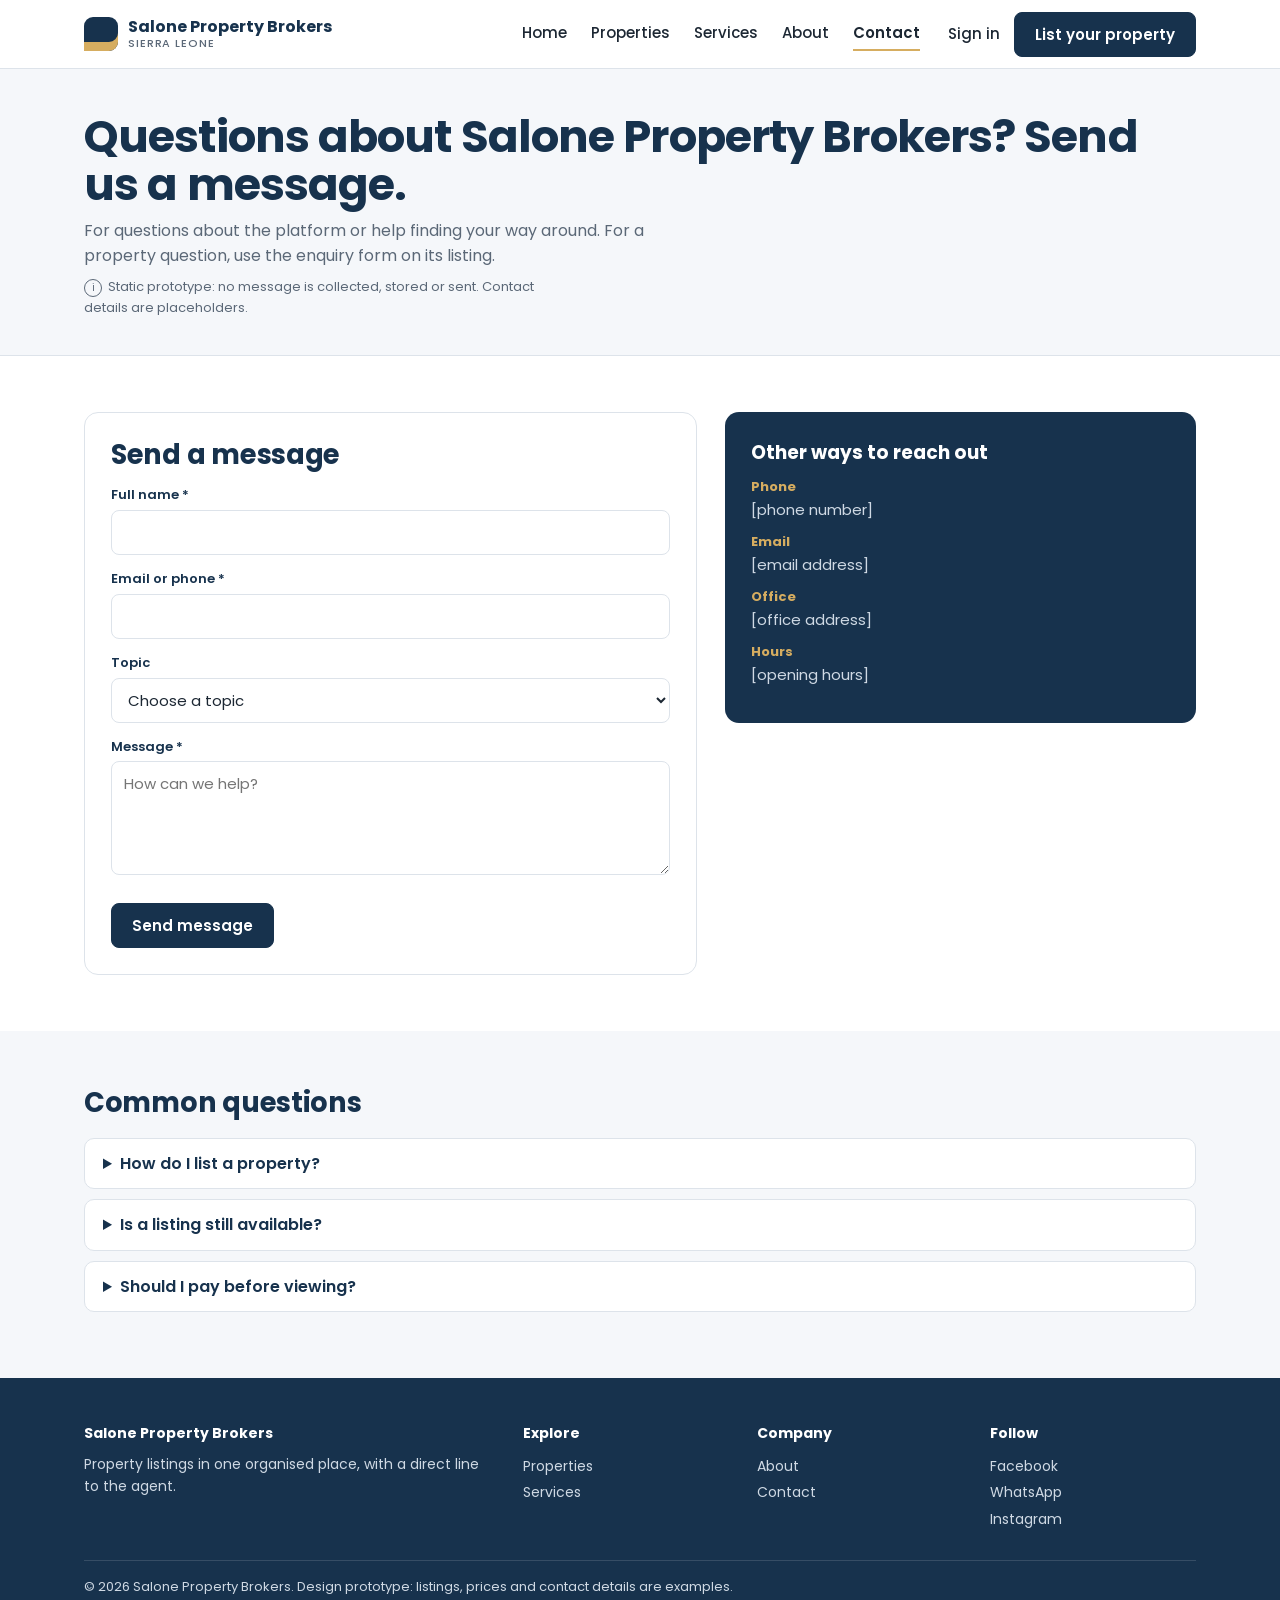
<file: contact.html>
<!doctype html><html lang="en"><head><meta charset="utf-8"><meta name="viewport" content="width=device-width,initial-scale=1"><title>Contact | Salone Property Brokers</title><link rel="preconnect" href="https://fonts.googleapis.com"><link href="https://fonts.googleapis.com/css2?family=Poppins:wght@400;500;600;700&display=swap" rel="stylesheet"><link rel="stylesheet" href="styles.css"></head><body data-page="contact"><main>
<div class="pg"><div class="w"><h1>Questions about Salone Property Brokers? Send us a message.</h1><p>For questions about the platform or help finding your way around. For a property question, use the enquiry form on its listing.</p><p class="note">Static prototype: no message is collected, stored or sent. Contact details are placeholders.</p></div></div>
<section><div class="w"><div class="two"><form class="form" data-ok="Thank you. In a live site, the team would reply by email or phone."><h2>Send a message</h2><div class="fld"><label for="n">Full name *</label><input id="n" required></div><div class="fld"><label for="c">Email or phone *</label><input id="c" required></div><div class="fld"><label for="tp">Topic</label><select id="tp"><option>Choose a topic</option><option>Using the website</option><option>Listing a property</option><option>Report a listing</option></select></div><div class="fld"><label for="m">Message *</label><textarea id="m" rows="4" required placeholder="How can we help?"></textarea></div><div class="row"><button class="btn">Send message</button></div></form><div><div class="dark"><h3>Other ways to reach out</h3><p><b>Phone</b>[phone number]</p><p><b>Email</b>[email address]</p><p><b>Office</b>[office address]</p><p><b>Hours</b>[opening hours]</p></div></div></div></div></section>
<section class="alt"><div class="w"><h2 style="margin-bottom:18px">Common questions</h2><details><summary>How do I list a property?</summary><p>Send us a message with the topic "Listing a property" and we will explain what details we need.</p></details><details><summary>Is a listing still available?</summary><p>Each listing shows its status and the date it was last confirmed. Contact the agent to check.</p></details><details><summary>Should I pay before viewing?</summary><p>No. Verify documents and meet the agent before any payment.</p></details></div></section>
</main><script src="app.js"></script></body></html>
</file>
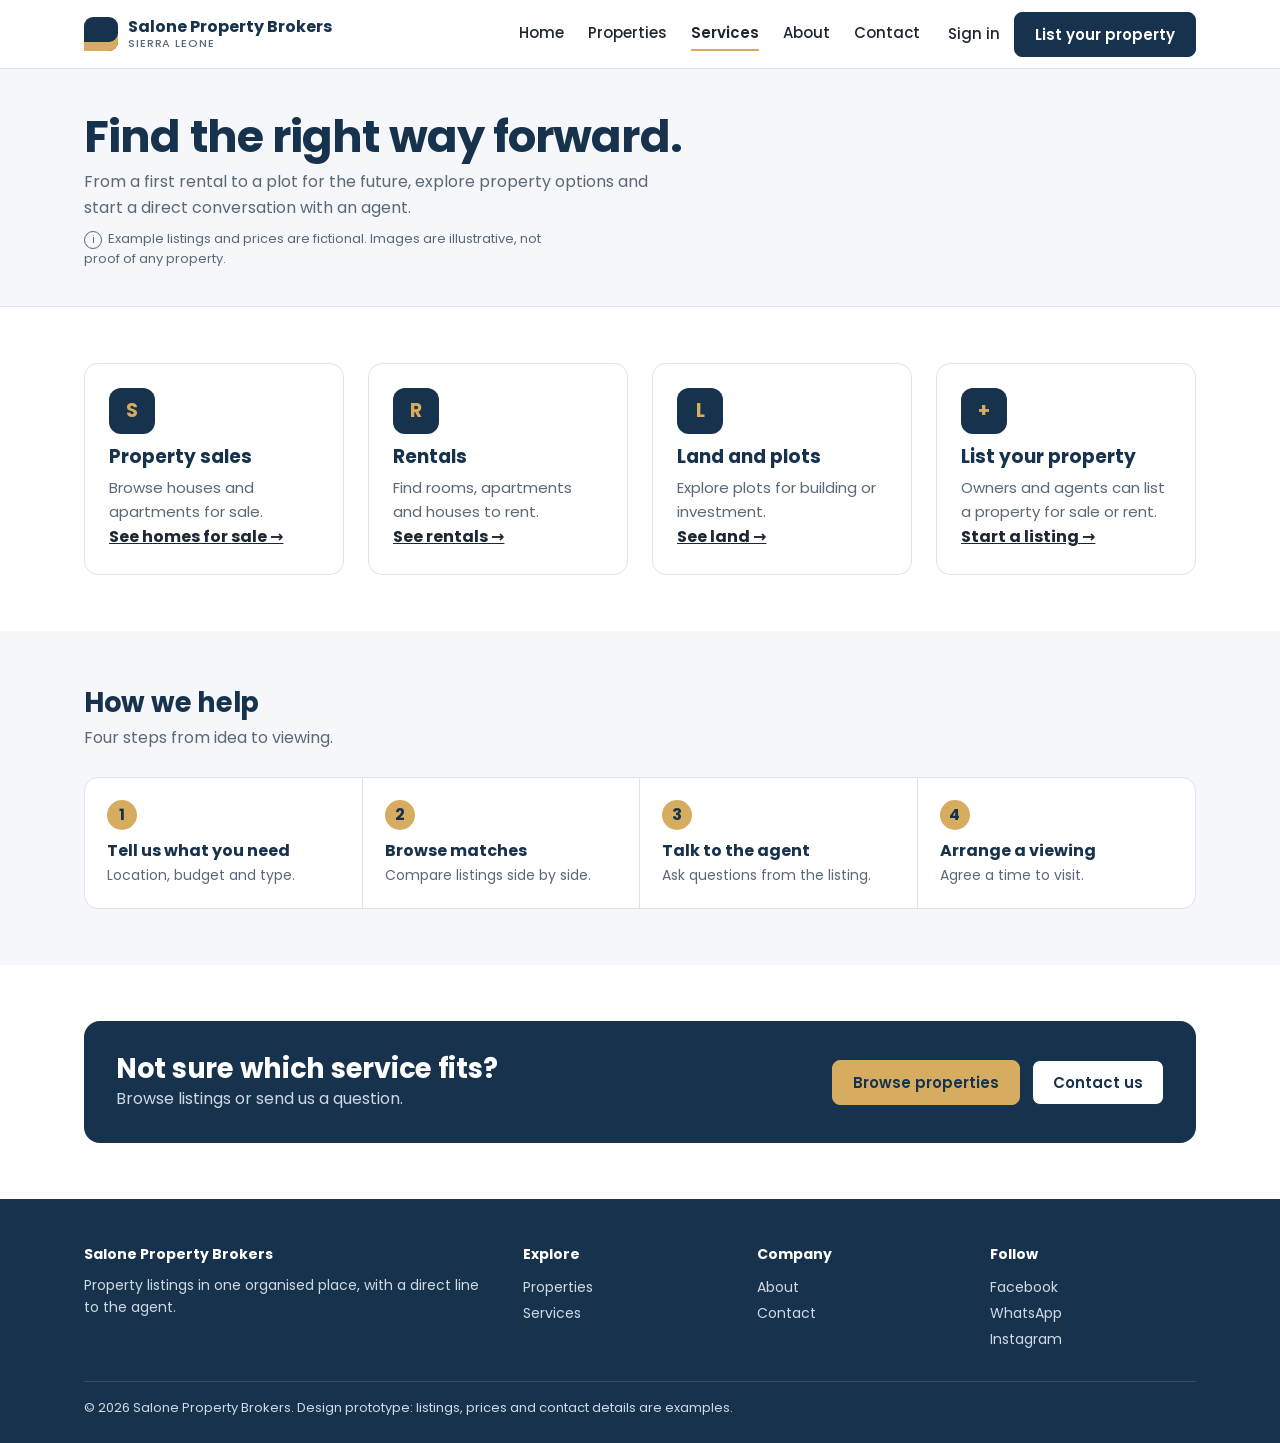
<file: services.html>
<!doctype html><html lang="en"><head><meta charset="utf-8"><meta name="viewport" content="width=device-width,initial-scale=1"><title>Services | Salone Property Brokers</title><link rel="preconnect" href="https://fonts.googleapis.com"><link href="https://fonts.googleapis.com/css2?family=Poppins:wght@400;500;600;700&display=swap" rel="stylesheet"><link rel="stylesheet" href="styles.css"></head><body data-page="services"><main>
<div class="pg"><div class="w"><h1>Find the right way forward.</h1><p>From a first rental to a plot for the future, explore property options and start a direct conversation with an agent.</p><p class="note">Example listings and prices are fictional. Images are illustrative, not proof of any property.</p></div></div>
<section><div class="w"><div class="grid g4"><div class="card pad"><div class="ic">S</div><h3>Property sales</h3><p>Browse houses and apartments for sale.</p><a href="properties.html?m=sale"><b>See homes for sale →</b></a></div><div class="card pad"><div class="ic">R</div><h3>Rentals</h3><p>Find rooms, apartments and houses to rent.</p><a href="properties.html?m=rent"><b>See rentals →</b></a></div><div class="card pad"><div class="ic">L</div><h3>Land and plots</h3><p>Explore plots for building or investment.</p><a href="properties.html?type=Land"><b>See land →</b></a></div><div class="card pad"><div class="ic">+</div><h3>List your property</h3><p>Owners and agents can list a property for sale or rent.</p><a href="contact.html"><b>Start a listing →</b></a></div></div></div></section>
<section class="alt"><div class="w"><h2>How we help</h2><p class="sub">Four steps from idea to viewing.</p><div class="steps"><div><b>1</b><h3>Tell us what you need</h3><p>Location, budget and type.</p></div><div><b>2</b><h3>Browse matches</h3><p>Compare listings side by side.</p></div><div><b>3</b><h3>Talk to the agent</h3><p>Ask questions from the listing.</p></div><div><b>4</b><h3>Arrange a viewing</h3><p>Agree a time to visit.</p></div></div></div></section>
<section><div class="w"><div class="band"><div><h2>Not sure which service fits?</h2><p>Browse listings or send us a question.</p></div><div><a class="btn g" href="properties.html">Browse properties</a><a class="btn o" href="contact.html">Contact us</a></div></div></div></section>
</main><script src="app.js"></script></body></html>
</file>
<file: styles.css>
:root{--navy:#17324D;--gold:#D6AD60;--bg:#F5F7FA;--ink:#1c2733;--mut:#5b6877;--line:#dde3ea}
*{box-sizing:border-box;margin:0}
body{font:400 16px/1.6 Poppins,system-ui,sans-serif;color:var(--ink);background:#fff}
a{color:inherit}img,svg{display:block;max-width:100%}
.w{max-width:1160px;margin:auto;padding:0 24px}
:focus-visible{outline:3px solid var(--gold);outline-offset:2px}
header{position:sticky;top:0;z-index:5;background:#fff;border-bottom:1px solid var(--line)}
.bar{display:flex;align-items:center;gap:28px;min-height:68px}
.logo{display:flex;align-items:center;gap:10px;font-weight:700;color:var(--navy);text-decoration:none;line-height:1.15}
.logo i{width:34px;height:34px;border-radius:9px 9px 9px 0;background:var(--navy);box-shadow:inset 0 -9px 0 var(--gold)}
.logo small{display:block;font-weight:500;font-size:11px;color:var(--mut);letter-spacing:.08em}
nav{display:flex;gap:24px;margin-left:auto}
nav a{text-decoration:none;font-weight:500;font-size:15px;padding:4px 0;border-bottom:2px solid transparent}
nav a:hover,nav a.on{border-color:var(--gold);font-weight:600}
.acts{display:flex;gap:14px;align-items:center;font-size:15px}.acts>a:first-child{text-decoration:none;font-weight:500}
#mb{display:none;margin-left:auto}
.btn{display:inline-block;padding:10px 20px;min-height:44px;border-radius:8px;border:1.5px solid var(--navy);background:var(--navy);color:#fff;font:600 15px Poppins,sans-serif;text-decoration:none;cursor:pointer;text-align:center}
.btn:hover{background:#0e2236}.btn.o{background:#fff;color:var(--navy)}.btn.o:hover{background:var(--bg)}
.btn.g{background:var(--gold);border-color:var(--gold);color:var(--navy)}.btn.g:hover{background:#c99d4d}
.hero{background:var(--navy);color:#fff;padding:64px 0 96px}
.hero .w{display:grid;grid-template-columns:1.05fr 1fr;gap:48px;align-items:center}
h1{font-size:clamp(2.2rem,5vw,3.6rem);line-height:1.08;font-weight:700;letter-spacing:-.02em}
.hero p{color:#cfd9e4;margin:16px 0 22px;max-width:46ch}
.chips{display:flex;gap:8px;flex-wrap:wrap}.chips a{border:1px solid #fff5;border-radius:99px;padding:4px 16px;text-decoration:none;font-size:14px}.chips a:hover{border-color:var(--gold);color:var(--gold)}
.hero svg,.hero .estate-hero,.hero .coastal-hero{border-radius:16px;border:2px solid var(--gold);width:100%;height:auto;aspect-ratio:16/10}.hero .estate-hero,.hero .coastal-hero{object-fit:cover;box-shadow:0 22px 50px rgba(8,24,42,.28)}
.cap{font-size:12px;color:#aebccb;margin-top:8px}
.sbox{background:#fff;border-radius:14px;box-shadow:0 14px 40px #17324d33;padding:20px;margin:-56px auto 0;position:relative;display:grid;grid-template-columns:repeat(4,1fr) auto;gap:14px;align-items:end;color:var(--ink)}
label{display:block;font-size:13px;font-weight:600;color:var(--navy);margin-bottom:4px}
select,input,textarea{width:100%;font:400 15px Poppins,sans-serif;padding:10px 12px;min-height:44px;border:1.5px solid var(--line);border-radius:8px;background:#fff;color:var(--ink)}
select:focus,input:focus,textarea:focus{border-color:var(--navy)}
.note{font-size:13px;color:var(--mut);margin:14px 0 0}
.note::before{content:"i";display:inline-grid;place-items:center;width:16px;height:16px;border:1px solid var(--mut);border-radius:50%;font-size:10px;margin-right:6px}
section{padding:56px 0}.alt{background:var(--bg)}
h2{font-size:1.7rem;color:var(--navy);line-height:1.2;margin-bottom:6px;letter-spacing:-.01em}
.sub{color:var(--mut);margin-bottom:26px;max-width:60ch}
.hd{display:flex;justify-content:space-between;align-items:end;gap:16px;flex-wrap:wrap}
.grid{display:grid;grid-template-columns:repeat(3,1fr);gap:24px}.g4{grid-template-columns:repeat(4,1fr)}
.card{background:#fff;border:1px solid var(--line);border-radius:14px;overflow:hidden;display:flex;flex-direction:column;transition:transform .15s,border-color .15s}
.card:hover{transform:translateY(-3px);border-color:var(--gold)}
.card .im{position:relative;display:block}.card svg{width:100%;aspect-ratio:2/1}
.tag{position:absolute;top:12px;left:12px;background:var(--navy);color:#fff;font-size:12px;font-weight:600;padding:2px 12px;border-radius:99px}
.tag.land{background:var(--gold);color:var(--navy)}
.cb{padding:16px 18px 18px;display:flex;flex-direction:column;gap:4px;flex:1}
.price{font-size:1.3rem;font-weight:700;color:var(--navy)}.price small{font-size:13px;font-weight:500;color:var(--mut)}
.cb h3{font-size:1rem;font-weight:600}.loc{color:var(--mut);font-size:14px}
.facts{display:flex;gap:14px;font-size:13px;color:var(--mut);margin-top:6px}
.cb a.more{margin-top:auto;padding-top:8px;font-weight:600;color:var(--navy);font-size:14px}
.pad{padding:24px}.pad h3{margin:8px 0 4px;color:var(--navy)}.pad p{color:var(--mut);font-size:15px}
.ic{width:46px;height:46px;border-radius:12px;background:var(--navy);color:var(--gold);display:grid;place-items:center;font-weight:700;font-size:1.2rem}
.band{background:var(--navy);color:#fff;border-radius:16px;padding:32px;display:flex;justify-content:space-between;align-items:center;gap:20px;flex-wrap:wrap}
.band h2{color:#fff;margin:0}.band p{color:#cfd9e4}.band div:last-child{display:flex;gap:12px;flex-wrap:wrap}
.pg{background:var(--bg);padding:44px 0 36px;border-bottom:1px solid var(--line)}
.pg h1{color:var(--navy);font-size:clamp(2rem,4vw,2.8rem)}.pg p{color:var(--mut);max-width:60ch;margin-top:8px}
.fbox{display:grid;grid-template-columns:2fr repeat(5,1fr);gap:12px;background:#fff;border:1px solid var(--line);border-radius:14px;padding:18px;margin-top:22px}
.tools{display:flex;justify-content:space-between;align-items:center;gap:12px;margin:26px 0 18px;flex-wrap:wrap}
.tools div{display:flex;gap:10px;align-items:center}.tools select{width:auto}
.seg button{font:600 14px Poppins;padding:8px 18px;border:1.5px solid var(--navy);background:#fff;color:var(--navy);cursor:pointer;min-height:40px}
.seg button:first-child{border-radius:8px 0 0 8px}.seg button:last-child{border-radius:0 8px 8px 0;margin-left:-1.5px}
.seg .on{background:var(--navy);color:#fff}
.map{display:none;height:420px;border-radius:14px;border:1px solid var(--line);background:repeating-linear-gradient(45deg,#eef2f6 0 14px,#e6ecf2 14px 28px);position:relative;color:var(--mut)}
.map span{position:absolute;background:var(--navy);color:#fff;font-size:12px;font-weight:600;padding:2px 10px;border-radius:99px;border:2px solid var(--gold)}
.map p{position:absolute;bottom:12px;left:16px;font-size:13px}
.empty{grid-column:1/-1;text-align:center;padding:48px;color:var(--mut)}
.crumb{font-size:14px;margin:24px 0 14px;color:var(--mut)}.crumb a{color:var(--navy)}
.det{display:grid;grid-template-columns:1.6fr 1fr;gap:36px;padding-bottom:64px}
.det .main svg{width:100%;aspect-ratio:2/1;border-radius:14px;border:1px solid var(--line)}
.th{display:flex;gap:10px;margin-top:10px}.th button{border:2px solid transparent;border-radius:10px;padding:0;overflow:hidden;cursor:pointer;width:96px;background:none}.th button[aria-pressed=true]{border-color:var(--gold)}.th svg{aspect-ratio:2/1;border:0!important;border-radius:0!important}
.side{border:1px solid var(--line);border-radius:14px;padding:24px;align-self:start;position:sticky;top:90px}
.side .price{font-size:1.9rem;margin:6px 0}
.ok{display:inline-block;background:#e6f4ea;color:#17673a;font-size:13px;font-weight:600;padding:2px 12px;border-radius:99px}
.kv{display:grid;grid-template-columns:1fr 1fr;gap:10px;margin:18px 0}.kv div{background:var(--bg);border-radius:10px;padding:10px 14px;font-size:14px}.kv b{display:block;color:var(--navy);font-size:1.1rem}
.warn{background:#fdf6e7;border-left:4px solid var(--gold);padding:12px 16px;border-radius:8px;font-size:14px;margin:18px 0}
.side .btn{width:100%;margin-top:10px}.rep{display:block;text-align:center;font-size:13px;color:var(--mut);margin-top:12px}
dialog{border:0;border-radius:16px;padding:28px;width:min(520px,92vw);margin:auto}dialog::backdrop{background:#17324d99}
dialog h2{font-size:1.4rem}.fld{margin-top:14px}.row{display:flex;gap:10px;margin-top:20px}
.done{text-align:center;padding:12px 0}.done b{display:grid;place-items:center;width:56px;height:56px;margin:0 auto 12px;border-radius:50%;background:var(--gold);color:var(--navy);font-size:1.6rem}
.two{display:grid;grid-template-columns:1.3fr 1fr;gap:28px;align-items:start}
.form{border:1px solid var(--line);border-radius:14px;padding:26px}
.dark{background:var(--navy);color:#fff;border-radius:14px;padding:26px}.dark h3{margin-bottom:10px}.dark p{color:#cfd9e4;font-size:15px;margin-bottom:10px}.dark b{color:var(--gold);display:block;font-size:13px}
details{border:1px solid var(--line);border-radius:10px;padding:12px 18px;margin-bottom:10px;background:#fff}summary{cursor:pointer;font-weight:600;color:var(--navy)}details p{color:var(--mut);margin-top:8px;font-size:15px}
.steps{display:grid;grid-template-columns:repeat(4,1fr);border:1px solid var(--line);border-radius:14px;background:#fff;overflow:hidden}.steps.s3{grid-template-columns:repeat(3,1fr)}
.steps div{padding:22px;border-right:1px solid var(--line)}.steps div:last-child{border:0}.steps b{display:inline-grid;place-items:center;width:30px;height:30px;border-radius:50%;background:var(--gold);color:var(--navy);margin-bottom:8px}.steps h3{font-size:1rem;color:var(--navy)}.steps p{font-size:14px;color:var(--mut)}
footer{background:var(--navy);color:#cfd9e4;padding:44px 0 24px;font-size:14px}
footer .w{display:grid;grid-template-columns:2fr 1fr 1fr 1fr;gap:28px}footer h4{color:#fff;margin-bottom:8px}footer a{display:block;text-decoration:none;padding:2px 0}footer a:hover{color:var(--gold)}
.copy{grid-column:1/-1;border-top:1px solid #fff2;padding-top:16px;font-size:13px}
@media(max-width:900px){
 nav,.acts{display:none}#mb{display:block}header.open .bar{flex-wrap:wrap}header.open nav,header.open .acts{display:flex;flex-direction:column;align-items:flex-start;width:100%;margin:0 0 14px;gap:10px}
 .hero .w,.det,.two{grid-template-columns:1fr}.sbox,.fbox{grid-template-columns:1fr 1fr}.sbox .btn{grid-column:1/-1}.fbox label:first-child,.fbox>div:first-child{grid-column:1/-1}
 .grid,.g4,.steps,.steps.s3{grid-template-columns:1fr}.steps div{border-right:0;border-bottom:1px solid var(--line)}footer .w{grid-template-columns:1fr 1fr}.side{position:static}}
@media(prefers-reduced-motion:reduce){*{transition:none!important}}
.card img,.det .main img{width:100%;aspect-ratio:2/1;object-fit:cover}.card .im{overflow:hidden}.card img{transition:transform .35s ease}.card:hover img{transform:scale(1.035)}.det .main #big img{border-radius:14px;border:1px solid var(--line)}.th img{aspect-ratio:2/1}
</file>
